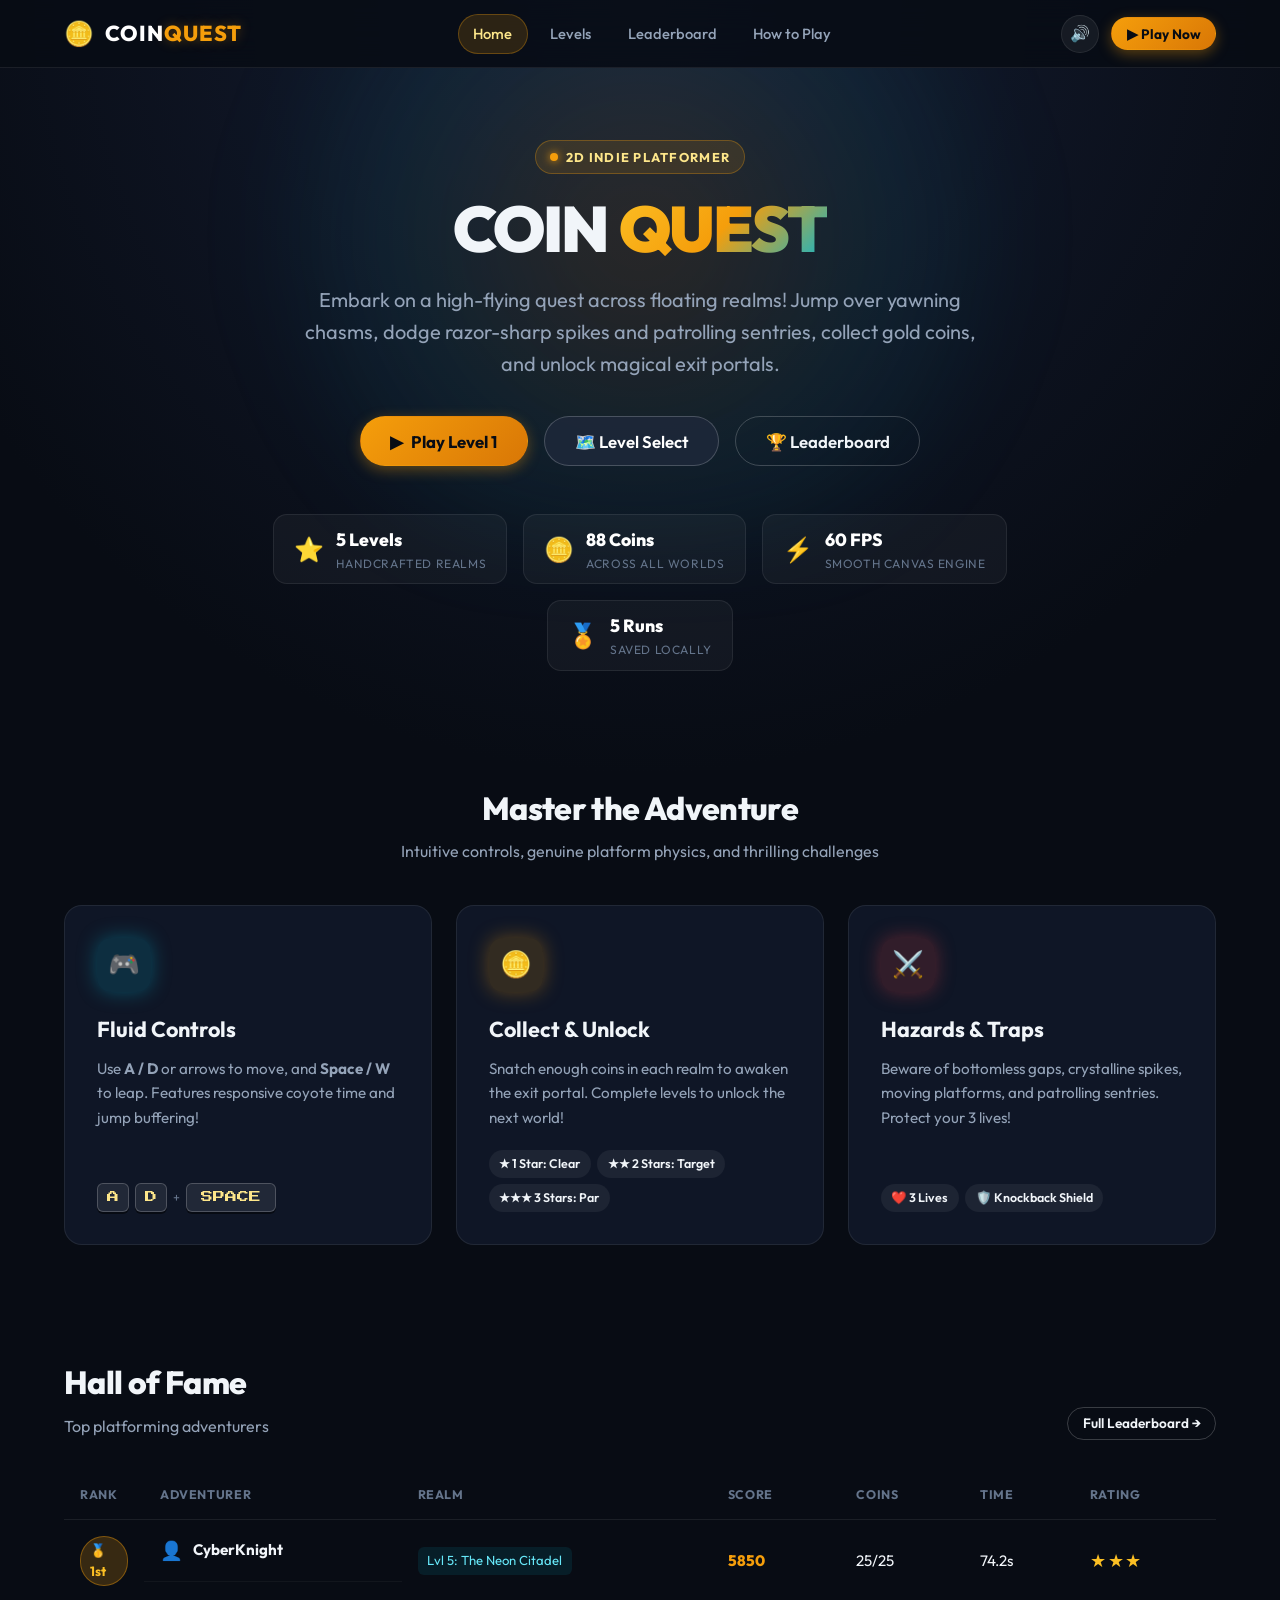
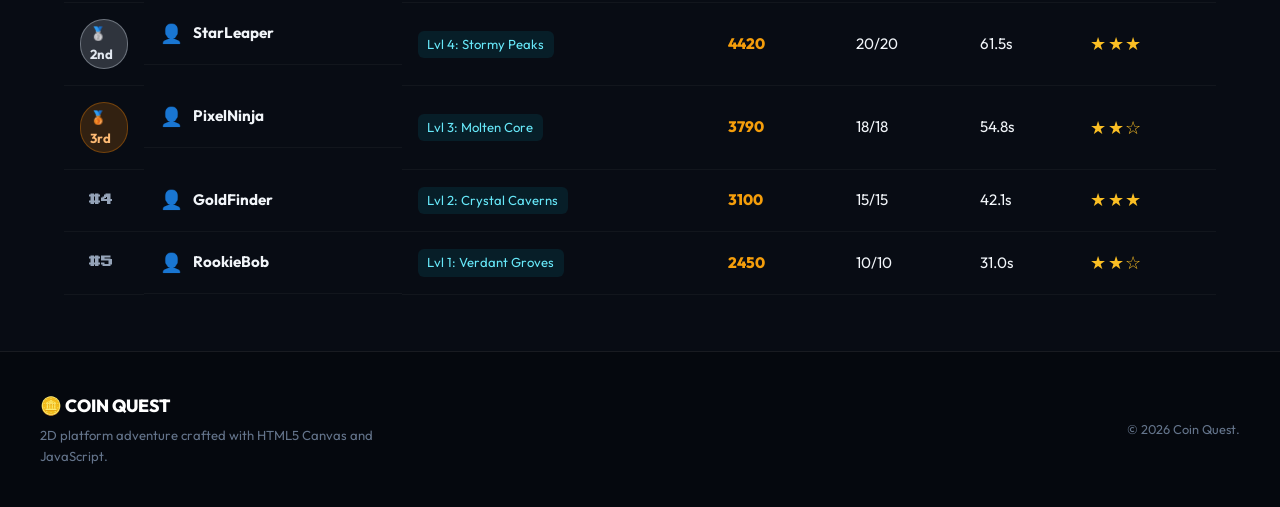
<file: docs/index.html>
<!DOCTYPE html>
<html lang="en">
<head>
  <meta charset="UTF-8">
  <meta name="viewport" content="width=device-width, initial-scale=1.0">
  <title>Coin Quest — 2D Platform Adventure</title>
  <meta name="description" content="Coin Quest is a vibrant 2D platform adventure game. Leap across floating islands, collect golden coins, dodge dangerous traps, and unlock challenging levels!">
  
  <!-- Google Fonts -->
  <link rel="preconnect" href="https://fonts.googleapis.com">
  <link rel="preconnect" href="https://fonts.gstatic.com" crossorigin>
  <link href="https://fonts.googleapis.com/css2?family=Outfit:wght@300;400;500;600;700;800;900&family=Press+Start+2P&display=swap" rel="stylesheet">
  
  <link rel="stylesheet" href="css/style.css">
</head>
<body class="site-body">
  <!-- Navigation Header -->
  <header class="site-header">
    <div class="header-container">
      <a href="#home" class="brand-logo" data-nav="home">
        <span class="coin-icon-spin" aria-hidden="true">🪙</span>
        <span class="brand-text">COIN<span class="brand-accent">QUEST</span></span>
      </a>

      <nav class="site-nav" aria-label="Main Navigation">
        <ul class="nav-list">
          <li>
            <a href="#home" class="nav-link active" data-view="home" data-nav="home">Home</a>
          </li>
          <li>
            <a href="#levels" class="nav-link" data-view="levels" data-nav="levels">Levels</a>
          </li>
          <li>
            <a href="#scores" class="nav-link" data-view="scores" data-nav="scores">Leaderboard</a>
          </li>
          <li>
            <a href="#how-to-play" class="nav-link" data-view="howToPlay" data-nav="howToPlay">How to Play</a>
          </li>
        </ul>
      </nav>

      <div class="header-actions">
        <button id="global-sound-toggle" class="btn-icon" aria-label="Toggle sound" title="Toggle Sound">
          <span class="sound-icon" id="sound-icon-display">🔊</span>
        </button>
        <button class="btn btn-primary btn-sm play-cta-btn" data-nav="play-1">
          ▶ Play Now
        </button>
      </div>
    </div>
  </header>

  <main class="site-main">
    <!-- VIEW: HOME -->
    <section id="view-home">
      <section class="hero-section">
        <div class="hero-backdrop"></div>
        <div class="hero-content">
          <div class="hero-badge">
            <span class="badge-dot"></span> 2D INDIE PLATFORMER
          </div>
          <h1 class="hero-title">
            COIN <span class="text-gradient">QUEST</span>
          </h1>
          <p class="hero-subtitle">
            Embark on a high-flying quest across floating realms! Jump over yawning chasms, dodge razor-sharp spikes and patrolling sentries, collect gold coins, and unlock magical exit portals.
          </p>

          <div class="hero-cta-group">
            <button class="btn btn-primary btn-lg pulse-glow" id="hero-play-btn" data-nav="play-1">
              <span class="btn-icon-prefix">▶</span> Play Level 1
            </button>
            <button class="btn btn-secondary btn-lg" data-nav="levels">
              🗺️ Level Select
            </button>
            <button class="btn btn-outline btn-lg" data-nav="scores">
              🏆 Leaderboard
            </button>
          </div>

          <div class="hero-stats-bar">
            <div class="stat-pill">
              <span class="stat-icon">⭐</span>
              <div class="stat-info">
                <span class="stat-val">5 Levels</span>
                <span class="stat-lbl">Handcrafted Realms</span>
              </div>
            </div>
            <div class="stat-pill">
              <span class="stat-icon">🪙</span>
              <div class="stat-info">
                <span class="stat-val">88 Coins</span>
                <span class="stat-lbl">Across All Worlds</span>
              </div>
            </div>
            <div class="stat-pill">
              <span class="stat-icon">⚡</span>
              <div class="stat-info">
                <span class="stat-val">60 FPS</span>
                <span class="stat-lbl">Smooth Canvas Engine</span>
              </div>
            </div>
            <div class="stat-pill">
              <span class="stat-icon">🏅</span>
              <div class="stat-info">
                <span class="stat-val" id="home-total-runs">5 Runs</span>
                <span class="stat-lbl">Saved Locally</span>
              </div>
            </div>
          </div>
        </div>
      </section>

      <!-- Features Cards -->
      <section class="section-container">
        <div class="section-header text-center">
          <h2 class="section-title">Master the Adventure</h2>
          <p class="section-subtitle">Intuitive controls, genuine platform physics, and thrilling challenges</p>
        </div>

        <div class="cards-grid three-col">
          <div class="feature-card">
            <div class="card-icon-wrapper cyan-glow"><span class="card-icon">🎮</span></div>
            <h3 class="card-title">Fluid Controls</h3>
            <p class="card-text">
              Use <strong>A / D</strong> or arrows to move, and <strong>Space / W</strong> to leap. Features responsive coyote time and jump buffering!
            </p>
            <div class="key-hints">
              <span class="key-cap">A</span>
              <span class="key-cap">D</span>
              <span class="key-sep">+</span>
              <span class="key-cap key-space">SPACE</span>
            </div>
          </div>

          <div class="feature-card">
            <div class="card-icon-wrapper gold-glow"><span class="card-icon">🪙</span></div>
            <h3 class="card-title">Collect & Unlock</h3>
            <p class="card-text">
              Snatch enough coins in each realm to awaken the exit portal. Complete levels to unlock the next world!
            </p>
            <div class="key-hints">
              <span class="star-pill">★ 1 Star: Clear</span>
              <span class="star-pill">★★ 2 Stars: Target</span>
              <span class="star-pill">★★★ 3 Stars: Par</span>
            </div>
          </div>

          <div class="feature-card">
            <div class="card-icon-wrapper red-glow"><span class="card-icon">⚔️</span></div>
            <h3 class="card-title">Hazards & Traps</h3>
            <p class="card-text">
              Beware of bottomless gaps, crystalline spikes, moving platforms, and patrolling sentries. Protect your 3 lives!
            </p>
            <div class="key-hints">
              <span class="heart-pill">❤️ 3 Lives</span>
              <span class="heart-pill">🛡️ Knockback Shield</span>
            </div>
          </div>
        </div>
      </section>

      <!-- Hall of Fame Preview -->
      <section class="section-container">
        <div class="section-header-flex">
          <div>
            <h2 class="section-title">Hall of Fame</h2>
            <p class="section-subtitle">Top platforming adventurers</p>
          </div>
          <button class="btn btn-outline btn-sm" data-nav="scores">Full Leaderboard →</button>
        </div>
        <div class="table-responsive">
          <table class="leaderboard-table">
            <thead>
              <tr>
                <th>Rank</th>
                <th>Adventurer</th>
                <th>Realm</th>
                <th>Score</th>
                <th>Coins</th>
                <th>Time</th>
                <th>Rating</th>
              </tr>
            </thead>
            <tbody id="home-top-scores-tbody"></tbody>
          </table>
        </div>
      </section>
    </section>

    <!-- VIEW: LEVEL SELECT -->
    <section id="view-levels" style="display: none;">
      <div class="page-container">
        <div class="page-header text-center">
          <div class="hero-badge">
            <span class="badge-dot"></span> REALM SELECTOR
          </div>
          <h1 class="page-title">Choose Your <span class="text-gradient">Realm</span></h1>
          <p class="page-subtitle">
            Conquer each world by collecting enough gold coins to unlock its exit portal. Complete a realm to unlock the next!
          </p>

          <div class="progression-pill-wrapper">
            <div class="progression-pill">
              <span>Highest Unlocked: <strong id="levels-highest-text">Level 1 of 5</strong></span>
              <div class="progress-bar-track">
                <div class="progress-bar-fill" id="levels-progress-fill" style="width: 20%;"></div>
              </div>
            </div>
          </div>
        </div>

        <div class="level-cards-grid" id="level-cards-container"></div>

        <div class="reset-section">
          <div class="reset-card glass-panel">
            <div class="reset-info">
              <h4>Want a fresh start?</h4>
              <p>Reset your progression back to Level 1. (Your saved high scores are preserved).</p>
            </div>
            <button class="btn btn-outline btn-sm reset-btn" id="btn-static-reset">
              🔄 Reset to Level 1
            </button>
          </div>
        </div>
      </div>
    </section>

    <!-- VIEW: PLAY -->
    <section id="view-play" style="display: none;">
      <div class="game-view-wrapper">
        <!-- Live HUD Bar -->
        <div class="game-hud" id="game-hud">
          <div class="hud-left">
            <div class="hud-item hud-lives" title="Remaining Lives">
              <span class="hud-label">LIVES</span>
              <div class="hearts-container" id="hud-hearts">
                <span class="heart" id="heart-1">❤️</span>
                <span class="heart" id="heart-2">❤️</span>
                <span class="heart" id="heart-3">❤️</span>
              </div>
            </div>

            <div class="hud-item hud-coins" title="Coins Collected">
              <span class="hud-icon">🪙</span>
              <span class="hud-val" id="hud-coins">0</span>
              <span class="hud-sub">/ <span id="hud-target-coins">8</span></span>
            </div>

            <div class="hud-item hud-score" title="Current Score">
              <span class="hud-label">SCORE</span>
              <span class="hud-val score-highlight" id="hud-score">0</span>
            </div>
          </div>

          <div class="hud-center">
            <div class="hud-level-pill">
              <span class="hud-level-num" id="hud-lvl-num">LVL 1</span>
              <span class="hud-level-title" id="hud-lvl-title">Verdant Groves</span>
            </div>
          </div>

          <div class="hud-right">
            <div class="hud-item hud-timer" title="Elapsed Time">
              <span class="hud-icon">⏱️</span>
              <span class="hud-val" id="hud-timer">00:00</span>
            </div>
            <button id="hud-sound-btn" class="hud-btn" title="Toggle Sound">
              <span id="hud-sound-icon">🔊</span>
            </button>
            <button id="hud-restart-btn" class="hud-btn" title="Restart Level">🔄</button>
            <button id="hud-pause-btn" class="hud-btn" title="Pause Game">⏸️</button>
            <button class="hud-btn" data-nav="levels" title="Level Select">🗺️</button>
          </div>
        </div>

        <!-- Canvas Stage -->
        <div class="canvas-stage-container" id="canvas-stage-container">
          <canvas id="game-canvas" width="960" height="540" tabindex="0"></canvas>

          <div class="objective-banner" id="objective-banner">
            <span class="obj-icon">🎯</span>
            <span class="obj-text">Collect at least <strong>8 coins</strong> to activate the Exit Portal!</span>
          </div>

          <!-- Virtual Touch Controls -->
          <div class="touch-controls-layer" id="touch-controls-layer">
            <div class="touch-group touch-left-group">
              <button class="touch-btn" id="touch-btn-left">◀</button>
              <button class="touch-btn" id="touch-btn-right">▶</button>
            </div>
            <div class="touch-group touch-right-group">
              <button class="touch-btn touch-btn-jump" id="touch-btn-jump">▲ JUMP</button>
            </div>
          </div>
        </div>

        <div class="game-footer-bar">
          <div class="controls-legend">
            <span><kbd>A</kbd> / <kbd>D</kbd> or <kbd>←</kbd> <kbd>→</kbd> Move</span>
            <span><kbd>W</kbd> / <kbd>Space</kbd> or <kbd>↑</kbd> Jump</span>
            <span><kbd>ESC</kbd> or <kbd>P</kbd> Pause</span>
            <span><kbd>R</kbd> Restart</span>
          </div>
        </div>
      </div>
    </section>

    <!-- VIEW: SCORES / LEADERBOARD -->
    <section id="view-scores" style="display: none;">
      <div class="page-container">
        <div class="page-header text-center">
          <div class="hero-badge">
            <span class="badge-dot"></span> HALL OF FAME
          </div>
          <h1 class="page-title">High Score <span class="text-gradient">Leaderboard</span></h1>
          <p class="page-subtitle">Celebrate the swiftest adventurers across all 5 realms!</p>
        </div>

        <div class="scores-toolbar glass-panel">
          <div class="level-tabs">
            <button class="tab-pill active" data-score-tab="all">All Realms</button>
            <button class="tab-pill" data-score-tab="1">Lvl 1</button>
            <button class="tab-pill" data-score-tab="2">Lvl 2</button>
            <button class="tab-pill" data-score-tab="3">Lvl 3</button>
            <button class="tab-pill" data-score-tab="4">Lvl 4</button>
            <button class="tab-pill" data-score-tab="5">Lvl 5</button>
          </div>
        </div>

        <div class="table-card glass-panel">
          <div class="table-responsive" id="leaderboard-table-wrap">
            <table class="leaderboard-table full-table">
              <thead>
                <tr>
                  <th>Rank</th>
                  <th>Adventurer</th>
                  <th>Realm</th>
                  <th>Score</th>
                  <th>Coins</th>
                  <th>Lives</th>
                  <th>Time</th>
                  <th>Rating</th>
                  <th>Date</th>
                </tr>
              </thead>
              <tbody id="leaderboard-tbody"></tbody>
            </table>
          </div>
          <div class="empty-state" id="leaderboard-empty" style="display: none;">
            <span class="empty-icon">🪙</span>
            <h3>No Scores Found</h3>
            <p>Conquer this realm to claim your spot on the leaderboard!</p>
          </div>
        </div>
      </div>
    </section>

    <!-- VIEW: HOW TO PLAY -->
    <section id="view-how-to-play" style="display: none;">
      <div class="page-container">
        <div class="page-header text-center">
          <div class="hero-badge">
            <span class="badge-dot"></span> ADVENTURER'S HANDBOOK
          </div>
          <h1 class="page-title">How to Play <span class="text-gradient">Coin Quest</span></h1>
          <p class="page-subtitle">Everything you need to know about controls, objectives, and hazards!</p>
        </div>

        <div class="guide-grid">
          <div class="guide-card glass-panel">
            <div class="card-icon-wrapper cyan-glow"><span class="card-icon">🎮</span></div>
            <h2>Controls</h2>
            <div class="controls-table">
              <div class="control-row">
                <span class="control-keys"><kbd>A</kbd> / <kbd>D</kbd> or <kbd>←</kbd> <kbd>→</kbd></span>
                <span class="control-action">Move Left / Right</span>
              </div>
              <div class="control-row">
                <span class="control-keys"><kbd>Space</kbd> / <kbd>W</kbd> or <kbd>↑</kbd></span>
                <span class="control-action">Jump (Hold for higher jump)</span>
              </div>
              <div class="control-row">
                <span class="control-keys"><kbd>ESC</kbd> or <kbd>P</kbd></span>
                <span class="control-action">Pause or Resume</span>
              </div>
              <div class="control-row">
                <span class="control-keys"><kbd>R</kbd></span>
                <span class="control-action">Quick Level Restart</span>
              </div>
            </div>
          </div>

          <div class="guide-card glass-panel">
            <div class="card-icon-wrapper gold-glow"><span class="card-icon">🪙</span></div>
            <h2>Core Objectives</h2>
            <ul class="guide-list">
              <li><strong>Collect Gold Coins:</strong> Reach the required target for each realm.</li>
              <li><strong>Awaken the Exit Portal:</strong> The portal activates with swirling golden energy once you collect enough coins!</li>
              <li><strong>Step Into the Portal:</strong> Jump into the active portal to clear the level and unlock the next world!</li>
            </ul>
          </div>
        </div>

        <div class="guide-cta text-center">
          <button class="btn btn-primary btn-lg pulse-glow" data-nav="play-1">
            ▶ Start Quest Now
          </button>
        </div>
      </div>
    </section>
  </main>

  <!-- MODALS -->
  <div class="game-modal-backdrop" id="pause-modal" aria-hidden="true">
    <div class="game-modal-card glass-panel">
      <div class="modal-icon-badge">⏸️</div>
      <h2 class="modal-title">GAME PAUSED</h2>
      <div class="modal-stats-summary">
        <div class="mstat"><span class="mstat-lbl">Coins</span><span class="mstat-val" id="pause-coins">0</span></div>
        <div class="mstat"><span class="mstat-lbl">Time</span><span class="mstat-val" id="pause-time">00:00</span></div>
        <div class="mstat"><span class="mstat-lbl">Score</span><span class="mstat-val" id="pause-score">0</span></div>
      </div>
      <div class="modal-actions-stacked">
        <button class="btn btn-primary btn-lg" id="btn-resume-game">▶ Resume Game</button>
        <button class="btn btn-secondary btn-md" id="btn-pause-restart">🔄 Restart Level</button>
        <button class="btn btn-outline btn-md" data-nav="levels">🗺️ Level Select</button>
      </div>
    </div>
  </div>

  <div class="game-modal-backdrop" id="victory-modal" aria-hidden="true">
    <div class="game-modal-card glass-panel victory-card">
      <div class="celebration-particles">✨ 🏆 ✨</div>
      <h2 class="modal-title text-gradient">REALM CLEARED!</h2>
      <p class="modal-desc" id="victory-realm-name">Level 1</p>
      <div class="victory-stars">
        <span class="star-icon" id="star-1">★</span>
        <span class="star-icon" id="star-2">★</span>
        <span class="star-icon" id="star-3">★</span>
      </div>
      <div class="score-breakdown-card">
        <div class="breakdown-row"><span>🪙 Coins:</span><strong id="victory-coins-summary">0</strong></div>
        <div class="breakdown-row"><span>❤️ Lives:</span><strong id="victory-lives-summary">3</strong></div>
        <div class="breakdown-row"><span>⏱️ Time:</span><strong id="victory-time-summary">0.0s</strong></div>
        <div class="breakdown-divider"></div>
        <div class="breakdown-row final-score-row"><span>TOTAL SCORE:</span><strong class="total-score-val" id="victory-final-score">0</strong></div>
      </div>
      <div class="submit-score-section">
        <label for="player-name-input" class="input-label">Adventurer Name:</label>
        <div class="input-with-button">
          <input type="text" id="player-name-input" maxlength="25" value="Adventurer" class="form-input">
          <button class="btn btn-primary" id="btn-save-score">Save Record</button>
        </div>
        <div class="submit-status-msg" id="submit-status-msg"></div>
      </div>
      <div class="modal-actions-stacked">
        <button class="btn btn-primary btn-lg pulse-glow" id="btn-next-level">Next Level →</button>
        <div class="button-row">
          <button class="btn btn-secondary btn-md" id="btn-victory-replay">🔄 Replay</button>
          <button class="btn btn-outline btn-md" data-nav="levels">🗺️ Levels</button>
        </div>
      </div>
    </div>
  </div>

  <div class="game-modal-backdrop" id="gameover-modal" aria-hidden="true">
    <div class="game-modal-card glass-panel gameover-card">
      <div class="modal-icon-badge red-badge">💀</div>
      <h2 class="modal-title red-text">QUEST FAILED!</h2>
      <p class="modal-desc">You ran out of lives. Give it another shot!</p>
      <div class="modal-stats-summary">
        <div class="mstat"><span class="mstat-lbl">Coins</span><span class="mstat-val" id="gameover-coins">0</span></div>
        <div class="mstat"><span class="mstat-lbl">Time</span><span class="mstat-val" id="gameover-time">00:00</span></div>
        <div class="mstat"><span class="mstat-lbl">Score</span><span class="mstat-val" id="gameover-score">0</span></div>
      </div>
      <div class="modal-actions-stacked">
        <button class="btn btn-danger btn-lg pulse-glow" id="btn-gameover-retry">🔄 Try Again</button>
        <button class="btn btn-secondary btn-md" data-nav="levels">🗺️ Level Select</button>
      </div>
    </div>
  </div>

  <footer class="site-footer">
    <div class="footer-container">
      <div class="footer-info">
        <div class="footer-logo">🪙 COIN QUEST</div>
        <p class="footer-desc">2D platform adventure crafted with HTML5 Canvas and JavaScript.</p>
      </div>
      <div class="footer-copy">&copy; 2026 Coin Quest.</div>
    </div>
  </footer>

  <script src="js/sound.js"></script>
  <script src="js/levels.js"></script>
  <script src="js/game.js"></script>
  <script src="js/static_ui.js"></script>
</body>
</html>
</file>
<file: docs/css/style.css>
/* ==========================================================================
   COIN QUEST — Main Design System & Stylesheet
   Modern Indie-Game Aesthetic with Glassmorphism and Micro-Animations
   ========================================================================== */

:root {
  /* Color Palette */
  --bg-dark: #080c14;
  --bg-gradient: radial-gradient(circle at 50% 0%, #151d33 0%, #080c14 70%);
  --surface-card: rgba(18, 26, 45, 0.75);
  --surface-card-hover: rgba(25, 36, 62, 0.9);
  --surface-glass: rgba(15, 23, 42, 0.82);
  --border-subtle: rgba(255, 255, 255, 0.08);
  --border-bright: rgba(255, 255, 255, 0.2);
  --border-gold: rgba(245, 158, 11, 0.4);

  /* Brand Accents */
  --gold: #f59e0b;
  --gold-glow: rgba(245, 158, 11, 0.35);
  --gold-light: #fde68a;
  --cyan: #06b6d4;
  --cyan-glow: rgba(6, 182, 212, 0.35);
  --purple: #8b5cf6;
  --purple-glow: rgba(139, 92, 246, 0.35);
  --emerald: #10b981;
  --emerald-glow: rgba(16, 185, 129, 0.35);
  --ruby: #ef4444;
  --ruby-glow: rgba(239, 68, 68, 0.35);

  /* Text Colors */
  --text-main: #f1f5f9;
  --text-muted: #94a3b8;
  --text-dim: #64748b;

  /* Typography */
  --font-sans: 'Outfit', -apple-system, BlinkMacSystemFont, 'Segoe UI', Roboto, sans-serif;
  --font-arcade: 'Press Start 2P', monospace;

  /* Elevation & Shadows */
  --shadow-sm: 0 2px 8px rgba(0, 0, 0, 0.3);
  --shadow-md: 0 8px 24px rgba(0, 0, 0, 0.45);
  --shadow-lg: 0 16px 40px rgba(0, 0, 0, 0.6);
  --shadow-gold: 0 0 25px var(--gold-glow);
  --shadow-cyan: 0 0 25px var(--cyan-glow);

  /* Transitions */
  --transition-fast: 0.15s ease;
  --transition-normal: 0.25s cubic-bezier(0.16, 1, 0.3, 1);
  --transition-smooth: 0.4s cubic-bezier(0.16, 1, 0.3, 1);
}

/* Base Resets */
*, *::before, *::after {
  box-sizing: border-box;
  margin: 0;
  padding: 0;
}

html {
  font-size: 16px;
  scroll-behavior: smooth;
  height: 100%;
}

body.site-body {
  font-family: var(--font-sans);
  background-color: var(--bg-dark);
  background-image: var(--bg-gradient);
  background-attachment: fixed;
  color: var(--text-main);
  min-height: 100%;
  display: flex;
  flex-direction: column;
  line-height: 1.6;
  overflow-x: hidden;
  -webkit-font-smoothing: antialiased;
}

/* Keyboard Focus Accessibility */
*:focus-visible {
  outline: 2px solid var(--gold);
  outline-offset: 3px;
  border-radius: 4px;
}

a {
  color: inherit;
  text-decoration: none;
  transition: color var(--transition-fast);
}

/* ==========================================================================
   Header & Navigation
   ========================================================================== */

.site-header {
  position: sticky;
  top: 0;
  z-index: 100;
  background: rgba(8, 12, 20, 0.85);
  backdrop-filter: blur(16px);
  -webkit-backdrop-filter: blur(16px);
  border-bottom: 1px solid var(--border-subtle);
}

.header-container {
  max-width: 1200px;
  margin: 0 auto;
  padding: 0.85rem 1.5rem;
  display: flex;
  align-items: center;
  justify-content: space-between;
  gap: 1.5rem;
}

.brand-logo {
  display: flex;
  align-items: center;
  gap: 0.6rem;
  font-weight: 800;
  font-size: 1.35rem;
  letter-spacing: 0.05em;
  color: #ffffff;
  user-select: none;
}

.coin-icon-spin {
  display: inline-block;
  font-size: 1.5rem;
  animation: coin-spin 6s linear infinite;
}

@keyframes coin-spin {
  0% { transform: rotateY(0deg); }
  50% { transform: rotateY(180deg); }
  100% { transform: rotateY(360deg); }
}

.brand-accent {
  color: var(--gold);
  text-shadow: 0 0 12px var(--gold-glow);
}

.site-nav .nav-list {
  display: flex;
  list-style: none;
  gap: 0.5rem;
  align-items: center;
}

.nav-link {
  display: inline-flex;
  align-items: center;
  padding: 0.45rem 0.9rem;
  font-size: 0.92rem;
  font-weight: 500;
  color: var(--text-muted);
  border-radius: 9999px;
  transition: all var(--transition-fast);
}

.nav-link:hover {
  color: #ffffff;
  background: rgba(255, 255, 255, 0.06);
}

.nav-link.active {
  color: var(--gold-light);
  background: rgba(245, 158, 11, 0.15);
  border: 1px solid rgba(245, 158, 11, 0.3);
}

.header-actions {
  display: flex;
  align-items: center;
  gap: 0.75rem;
}

.btn-icon {
  background: rgba(255, 255, 255, 0.06);
  border: 1px solid var(--border-subtle);
  color: var(--text-main);
  width: 38px;
  height: 38px;
  border-radius: 50%;
  display: inline-flex;
  align-items: center;
  justify-content: center;
  cursor: pointer;
  transition: all var(--transition-fast);
  font-size: 1rem;
}

.btn-icon:hover {
  background: rgba(255, 255, 255, 0.12);
  border-color: var(--border-bright);
  transform: scale(1.05);
}

/* ==========================================================================
   Buttons & Interactive Elements
   ========================================================================== */

.btn {
  display: inline-flex;
  align-items: center;
  justify-content: center;
  gap: 0.5rem;
  font-family: var(--font-sans);
  font-weight: 600;
  border-radius: 9999px;
  padding: 0.65rem 1.4rem;
  font-size: 0.95rem;
  cursor: pointer;
  border: 1px solid transparent;
  transition: all var(--transition-normal);
  text-align: center;
  user-select: none;
  white-space: nowrap;
}

.btn-sm {
  padding: 0.4rem 0.9rem;
  font-size: 0.85rem;
}

.btn-xs {
  padding: 0.25rem 0.65rem;
  font-size: 0.78rem;
}

.btn-md {
  padding: 0.6rem 1.25rem;
  font-size: 0.92rem;
}

.btn-lg {
  padding: 0.85rem 1.85rem;
  font-size: 1.05rem;
}

.btn-block {
  display: flex;
  width: 100%;
}

.btn-primary {
  background: linear-gradient(135deg, #f59e0b 0%, #d97706 100%);
  color: #080c14;
  box-shadow: 0 4px 14px rgba(245, 158, 11, 0.35);
  font-weight: 700;
}

.btn-primary:hover {
  background: linear-gradient(135deg, #fbbf24 0%, #f59e0b 100%);
  transform: translateY(-2px);
  box-shadow: 0 6px 20px rgba(245, 158, 11, 0.5);
  color: #080c14;
}

.btn-secondary {
  background: rgba(30, 41, 59, 0.8);
  color: #ffffff;
  border: 1px solid var(--border-bright);
}

.btn-secondary:hover {
  background: rgba(51, 65, 85, 0.9);
  transform: translateY(-2px);
}

.btn-outline {
  background: transparent;
  color: var(--text-main);
  border: 1px solid var(--border-bright);
}

.btn-outline:hover {
  background: rgba(255, 255, 255, 0.08);
  border-color: #ffffff;
  transform: translateY(-2px);
}

.btn-danger {
  background: linear-gradient(135deg, #ef4444 0%, #b91c1c 100%);
  color: #ffffff;
  box-shadow: 0 4px 14px rgba(239, 68, 68, 0.4);
}

.btn-danger:hover {
  background: linear-gradient(135deg, #f87171 0%, #ef4444 100%);
  transform: translateY(-2px);
}

.btn-disabled, .btn[disabled] {
  background: rgba(255, 255, 255, 0.05);
  color: var(--text-dim);
  border: 1px solid rgba(255, 255, 255, 0.05);
  cursor: not-allowed;
  transform: none !important;
  box-shadow: none !important;
}

.pulse-glow {
  animation: pulse-glow-anim 2.5s infinite;
}

@keyframes pulse-glow-anim {
  0%, 100% {
    box-shadow: 0 4px 14px rgba(245, 158, 11, 0.35);
  }
  50% {
    box-shadow: 0 0 25px rgba(245, 158, 11, 0.7);
  }
}

/* ==========================================================================
   Alert Messages
   ========================================================================== */

.messages-container {
  max-width: 900px;
  margin: 1rem auto 0;
  padding: 0 1.5rem;
}

.alert-toast {
  display: flex;
  align-items: center;
  gap: 0.75rem;
  padding: 0.75rem 1.25rem;
  border-radius: 12px;
  margin-bottom: 0.75rem;
  font-size: 0.92rem;
  border: 1px solid transparent;
  animation: slide-down 0.3s ease-out;
}

@keyframes slide-down {
  from { opacity: 0; transform: translateY(-10px); }
  to { opacity: 1; transform: translateY(0); }
}

.alert-warning {
  background: rgba(245, 158, 11, 0.15);
  border-color: rgba(245, 158, 11, 0.4);
  color: #fef08a;
}

.alert-error {
  background: rgba(239, 68, 68, 0.15);
  border-color: rgba(239, 68, 68, 0.4);
  color: #fecaca;
}

.alert-info, .alert-success {
  background: rgba(6, 182, 212, 0.15);
  border-color: rgba(6, 182, 212, 0.4);
  color: #cffafe;
}

/* ==========================================================================
   Main Layout & Sections
   ========================================================================== */

.site-main {
  flex: 1;
}

.section-container {
  max-width: 1200px;
  margin: 0 auto;
  padding: 3.5rem 1.5rem;
}

.page-container {
  max-width: 1200px;
  margin: 0 auto;
  padding: 2.5rem 1.5rem 4rem;
}

.page-header {
  margin-bottom: 2.5rem;
}

.page-title {
  font-size: 2.6rem;
  font-weight: 800;
  letter-spacing: -0.02em;
  margin: 0.5rem 0;
}

.page-subtitle {
  color: var(--text-muted);
  font-size: 1.1rem;
  max-width: 650px;
  margin: 0 auto;
}

.text-center { text-align: center; }

.text-gradient {
  background: linear-gradient(135deg, #fbbf24 0%, #f59e0b 50%, #06b6d4 100%);
  -webkit-background-clip: text;
  -webkit-text-fill-color: transparent;
}

.glass-panel {
  background: var(--surface-card);
  backdrop-filter: blur(14px);
  -webkit-backdrop-filter: blur(14px);
  border: 1px solid var(--border-subtle);
  border-radius: 20px;
  box-shadow: var(--shadow-md);
}

/* ==========================================================================
   Hero Section (Home Page)
   ========================================================================== */

.hero-section {
  position: relative;
  padding: 4.5rem 1.5rem 3.5rem;
  display: flex;
  align-items: center;
  justify-content: center;
  text-align: center;
  overflow: hidden;
}

.hero-backdrop {
  position: absolute;
  top: -20%;
  left: 50%;
  transform: translateX(-50%);
  width: 900px;
  height: 600px;
  background: radial-gradient(circle, rgba(245, 158, 11, 0.12) 0%, rgba(6, 182, 212, 0.08) 50%, transparent 70%);
  filter: blur(50px);
  pointer-events: none;
  z-index: 0;
}

.hero-content {
  position: relative;
  z-index: 1;
  max-width: 840px;
  margin: 0 auto;
}

.hero-badge {
  display: inline-flex;
  align-items: center;
  gap: 0.5rem;
  padding: 0.35rem 0.85rem;
  background: rgba(245, 158, 11, 0.12);
  border: 1px solid rgba(245, 158, 11, 0.3);
  border-radius: 9999px;
  font-size: 0.8rem;
  font-weight: 700;
  letter-spacing: 0.1em;
  color: var(--gold-light);
  margin-bottom: 1.25rem;
}

.badge-dot {
  width: 8px;
  height: 8px;
  background: var(--gold);
  border-radius: 50%;
  box-shadow: 0 0 8px var(--gold);
}

.hero-title {
  font-size: 4rem;
  font-weight: 900;
  letter-spacing: -0.03em;
  line-height: 1.1;
  margin-bottom: 1.25rem;
}

.hero-subtitle {
  font-size: 1.25rem;
  color: var(--text-muted);
  max-width: 680px;
  margin: 0 auto 2.25rem;
  line-height: 1.6;
}

.hero-cta-group {
  display: flex;
  align-items: center;
  justify-content: center;
  gap: 1rem;
  flex-wrap: wrap;
  margin-bottom: 3rem;
}

.hero-stats-bar {
  display: flex;
  align-items: center;
  justify-content: center;
  gap: 1rem;
  flex-wrap: wrap;
}

.stat-pill {
  display: flex;
  align-items: center;
  gap: 0.75rem;
  padding: 0.65rem 1.25rem;
  background: rgba(255, 255, 255, 0.04);
  border: 1px solid var(--border-subtle);
  border-radius: 14px;
}

.stat-icon {
  font-size: 1.5rem;
}

.stat-info {
  display: flex;
  flex-direction: column;
  text-align: left;
}

.stat-val {
  font-size: 1.1rem;
  font-weight: 800;
  color: #ffffff;
}

.stat-lbl {
  font-size: 0.75rem;
  color: var(--text-dim);
  text-transform: uppercase;
  letter-spacing: 0.05em;
}

/* ==========================================================================
   Feature Cards & Grids
   ========================================================================== */

.section-header {
  margin-bottom: 2.5rem;
}

.section-header-flex {
  display: flex;
  align-items: flex-end;
  justify-content: space-between;
  margin-bottom: 2rem;
  gap: 1rem;
  flex-wrap: wrap;
}

.section-title {
  font-size: 2rem;
  font-weight: 800;
  letter-spacing: -0.02em;
}

.section-subtitle {
  color: var(--text-muted);
  font-size: 1rem;
  margin-top: 0.35rem;
}

.cards-grid {
  display: grid;
  gap: 1.5rem;
}

.three-col {
  grid-template-columns: repeat(auto-fit, minmax(280px, 1fr));
}

.feature-card {
  background: var(--surface-card);
  border: 1px solid var(--border-subtle);
  border-radius: 18px;
  padding: 2rem;
  transition: all var(--transition-normal);
  display: flex;
  flex-direction: column;
}

.feature-card:hover {
  transform: translateY(-4px);
  background: var(--surface-card-hover);
  border-color: var(--border-bright);
  box-shadow: var(--shadow-md);
}

.card-icon-wrapper {
  width: 54px;
  height: 54px;
  border-radius: 14px;
  display: flex;
  align-items: center;
  justify-content: center;
  font-size: 1.6rem;
  margin-bottom: 1.25rem;
}

.gold-glow { background: rgba(245, 158, 11, 0.15); box-shadow: 0 0 20px var(--gold-glow); }
.cyan-glow { background: rgba(6, 182, 212, 0.15); box-shadow: 0 0 20px var(--cyan-glow); }
.purple-glow { background: rgba(139, 92, 246, 0.15); box-shadow: 0 0 20px var(--purple-glow); }
.red-glow { background: rgba(239, 68, 68, 0.15); box-shadow: 0 0 20px var(--ruby-glow); }

.card-title {
  font-size: 1.35rem;
  font-weight: 700;
  margin-bottom: 0.65rem;
}

.card-text {
  color: var(--text-muted);
  font-size: 0.95rem;
  line-height: 1.6;
  flex: 1;
  margin-bottom: 1.25rem;
}

.key-hints {
  display: flex;
  align-items: center;
  gap: 0.4rem;
  flex-wrap: wrap;
}

.key-cap {
  display: inline-block;
  padding: 0.25rem 0.55rem;
  background: rgba(255, 255, 255, 0.08);
  border: 1px solid var(--border-bright);
  border-radius: 6px;
  font-family: var(--font-arcade);
  font-size: 0.75rem;
  color: var(--gold-light);
  box-shadow: 0 2px 0 rgba(0, 0, 0, 0.5);
}

.key-space {
  padding: 0.25rem 0.85rem;
}

.key-sep {
  color: var(--text-dim);
  font-size: 0.8rem;
}

.star-pill, .heart-pill {
  font-size: 0.78rem;
  font-weight: 600;
  padding: 0.25rem 0.65rem;
  border-radius: 9999px;
  background: rgba(255, 255, 255, 0.06);
  color: var(--text-main);
}

/* ==========================================================================
   Level Preview Mini-Cards
   ========================================================================== */

.levels-preview-grid {
  display: grid;
  grid-template-columns: repeat(auto-fit, minmax(220px, 1fr));
  gap: 1.25rem;
}

.level-mini-card {
  background: var(--surface-card);
  border: 1px solid var(--border-subtle);
  border-radius: 16px;
  padding: 1.25rem;
  display: flex;
  flex-direction: column;
  transition: all var(--transition-normal);
}

.level-mini-card.unlocked:hover {
  transform: translateY(-3px);
  border-color: var(--border-gold);
  box-shadow: 0 8px 25px rgba(245, 158, 11, 0.15);
}

.level-mini-card.locked {
  opacity: 0.6;
  filter: grayscale(0.5);
}

.mini-card-header {
  display: flex;
  align-items: center;
  justify-content: space-between;
  margin-bottom: 0.75rem;
}

.mini-lvl-badge {
  font-family: var(--font-arcade);
  font-size: 0.68rem;
  color: var(--gold);
}

.mini-diff-badge {
  font-size: 0.72rem;
  font-weight: 700;
  padding: 0.15rem 0.5rem;
  border-radius: 9999px;
  text-transform: uppercase;
}

.diff-tutorial { background: rgba(16, 185, 129, 0.2); color: #6ee7b7; }
.diff-easy { background: rgba(6, 182, 212, 0.2); color: #67e8f9; }
.diff-medium { background: rgba(245, 158, 11, 0.2); color: #fde047; }
.diff-hard { background: rgba(239, 68, 68, 0.2); color: #fca5a5; }
.diff-expert { background: rgba(139, 92, 246, 0.2); color: #d8b4fe; }

.mini-card-title {
  font-size: 1.15rem;
  font-weight: 700;
  margin-bottom: 0.25rem;
}

.mini-card-desc {
  font-size: 0.85rem;
  color: var(--text-muted);
  flex: 1;
  margin-bottom: 1rem;
}

.mini-card-footer {
  display: flex;
  align-items: center;
  justify-content: space-between;
  padding-top: 0.75rem;
  border-top: 1px solid var(--border-subtle);
  font-size: 0.85rem;
}

.locked-icon {
  color: var(--text-dim);
  font-size: 0.8rem;
}

/* ==========================================================================
   Level Select Grid (Levels Page)
   ========================================================================== */

.progression-pill-wrapper {
  margin-top: 1.5rem;
  display: flex;
  justify-content: center;
}

.progression-pill {
  background: rgba(255, 255, 255, 0.05);
  border: 1px solid var(--border-subtle);
  border-radius: 9999px;
  padding: 0.6rem 1.4rem;
  display: flex;
  align-items: center;
  gap: 1.25rem;
  font-size: 0.95rem;
}

.progress-bar-track {
  width: 140px;
  height: 8px;
  background: rgba(255, 255, 255, 0.1);
  border-radius: 9999px;
  overflow: hidden;
}

.progress-bar-fill {
  height: 100%;
  background: linear-gradient(90deg, #f59e0b, #10b981);
  border-radius: 9999px;
  transition: width 0.5s ease;
}

.level-cards-grid {
  display: grid;
  grid-template-columns: repeat(auto-fit, minmax(320px, 1fr));
  gap: 1.75rem;
  margin-bottom: 3.5rem;
}

.level-card {
  background: var(--surface-card);
  border: 1px solid var(--border-subtle);
  border-radius: 20px;
  overflow: hidden;
  display: flex;
  flex-direction: column;
  transition: all var(--transition-normal);
}

.level-card.card-unlocked:hover {
  transform: translateY(-4px);
  border-color: var(--border-gold);
  box-shadow: 0 12px 30px rgba(245, 158, 11, 0.2);
}

.level-card.card-locked {
  opacity: 0.5;
  filter: grayscale(0.7);
}

.card-status-strip {
  display: flex;
  align-items: center;
  justify-content: space-between;
  padding: 1rem 1.5rem;
  background: rgba(0, 0, 0, 0.25);
  border-bottom: 1px solid var(--border-subtle);
}

.card-lvl-num {
  font-family: var(--font-arcade);
  font-size: 0.72rem;
  color: var(--gold);
}

.status-badge {
  font-size: 0.75rem;
  font-weight: 600;
  padding: 0.2rem 0.6rem;
  border-radius: 9999px;
}

.unlocked-badge {
  background: rgba(16, 185, 129, 0.15);
  color: #6ee7b7;
}

.locked-badge {
  background: rgba(255, 255, 255, 0.08);
  color: var(--text-dim);
}

.card-main-content {
  padding: 1.5rem;
  flex: 1;
}

.card-realm-name {
  font-size: 1.5rem;
  font-weight: 800;
  margin-bottom: 0.2rem;
}

.card-realm-subtitle {
  font-size: 0.95rem;
  font-weight: 500;
  color: var(--cyan);
  margin-bottom: 0.85rem;
}

.card-realm-desc {
  font-size: 0.9rem;
  color: var(--text-muted);
  line-height: 1.6;
  margin-bottom: 1.5rem;
}

.realm-specs-grid {
  display: grid;
  grid-template-columns: 1fr 1fr;
  gap: 0.75rem;
  padding: 0.85rem 1rem;
  background: rgba(0, 0, 0, 0.2);
  border-radius: 12px;
  margin-bottom: 1.25rem;
}

.spec-label {
  display: block;
  font-size: 0.75rem;
  color: var(--text-dim);
  text-transform: uppercase;
}

.spec-value {
  display: block;
  font-size: 0.95rem;
  font-weight: 700;
  color: var(--text-main);
  margin-top: 0.2rem;
}

.best-score-banner {
  display: flex;
  align-items: center;
  justify-content: space-between;
  padding: 0.75rem 1rem;
  background: rgba(245, 158, 11, 0.08);
  border: 1px solid rgba(245, 158, 11, 0.2);
  border-radius: 12px;
  margin-top: 0.5rem;
}

.stars-gold {
  color: #fbbf24;
  font-size: 1.1rem;
  letter-spacing: 0.1em;
}

.best-score-details {
  text-align: right;
}

.best-label {
  display: block;
  font-size: 0.72rem;
  color: var(--text-muted);
}

.best-val {
  font-size: 1rem;
  font-weight: 800;
  color: var(--gold-light);
}

.card-footer-action {
  padding: 1.25rem 1.5rem;
  border-top: 1px solid var(--border-subtle);
  background: rgba(0, 0, 0, 0.15);
}

/* Reset Session Card */
.reset-section {
  max-width: 650px;
  margin: 0 auto;
}

.reset-card {
  padding: 1.5rem 2rem;
  display: flex;
  align-items: center;
  justify-content: space-between;
  gap: 1.5rem;
  flex-wrap: wrap;
}

.reset-info h4 {
  font-size: 1.1rem;
  margin-bottom: 0.25rem;
}

.reset-info p {
  color: var(--text-muted);
  font-size: 0.88rem;
}

/* ==========================================================================
   Play View & Canvas Game Stage
   ========================================================================== */

.game-view-wrapper {
  max-width: 1040px;
  margin: 1rem auto 2.5rem;
  padding: 0 1rem;
  display: flex;
  flex-direction: column;
  gap: 0.85rem;
}

/* Live HUD Bar */
.game-hud {
  display: flex;
  align-items: center;
  justify-content: space-between;
  background: rgba(15, 23, 42, 0.9);
  backdrop-filter: blur(16px);
  -webkit-backdrop-filter: blur(16px);
  border: 1px solid var(--border-subtle);
  border-radius: 16px;
  padding: 0.65rem 1.25rem;
  box-shadow: var(--shadow-sm);
  gap: 1rem;
  flex-wrap: wrap;
}

.hud-left, .hud-right {
  display: flex;
  align-items: center;
  gap: 0.85rem;
}

.hud-item {
  display: flex;
  align-items: center;
  gap: 0.45rem;
  background: rgba(255, 255, 255, 0.04);
  border: 1px solid var(--border-subtle);
  border-radius: 10px;
  padding: 0.35rem 0.75rem;
}

.hud-label {
  font-size: 0.68rem;
  font-weight: 700;
  letter-spacing: 0.05em;
  color: var(--text-dim);
}

.hud-val {
  font-size: 1.05rem;
  font-weight: 800;
  color: #ffffff;
}

.score-highlight {
  color: var(--gold);
}

.hud-sub {
  font-size: 0.85rem;
  color: var(--text-muted);
}

.hearts-container {
  display: flex;
  gap: 0.2rem;
  font-size: 1rem;
}

.heart {
  transition: transform 0.2s cubic-bezier(0.175, 0.885, 0.32, 1.275), opacity 0.2s;
}

.heart.lost {
  opacity: 0.25;
  filter: grayscale(1);
  transform: scale(0.8);
}

.hud-center {
  display: flex;
  align-items: center;
}

.hud-level-pill {
  display: flex;
  align-items: center;
  gap: 0.6rem;
  background: rgba(6, 182, 212, 0.12);
  border: 1px solid rgba(6, 182, 212, 0.3);
  padding: 0.35rem 0.9rem;
  border-radius: 9999px;
}

.hud-level-num {
  font-family: var(--font-arcade);
  font-size: 0.65rem;
  color: var(--cyan);
}

.hud-level-title {
  font-size: 0.92rem;
  font-weight: 700;
  color: #ffffff;
}

.hud-btn {
  background: rgba(255, 255, 255, 0.05);
  border: 1px solid var(--border-subtle);
  color: var(--text-main);
  padding: 0.4rem 0.65rem;
  border-radius: 10px;
  font-size: 0.9rem;
  cursor: pointer;
  display: inline-flex;
  align-items: center;
  justify-content: center;
  transition: all var(--transition-fast);
}

.hud-btn:hover {
  background: rgba(255, 255, 255, 0.12);
  border-color: var(--border-bright);
  transform: scale(1.05);
}

/* Canvas Stage */
.canvas-stage-container {
  position: relative;
  width: 100%;
  aspect-ratio: 16 / 9;
  background: #030712;
  border-radius: 20px;
  overflow: hidden;
  border: 1px solid var(--border-bright);
  box-shadow: 0 0 30px rgba(6, 182, 212, 0.15), 0 20px 40px rgba(0, 0, 0, 0.7);
  display: flex;
  align-items: center;
  justify-content: center;
}

#game-canvas {
  width: 100%;
  height: 100%;
  display: block;
  outline: none;
  cursor: crosshair;
}

/* Banner Alert over Canvas */
.objective-banner {
  position: absolute;
  top: 1.25rem;
  left: 50%;
  transform: translateX(-50%);
  background: rgba(15, 23, 42, 0.9);
  backdrop-filter: blur(12px);
  border: 1px solid var(--border-gold);
  border-radius: 9999px;
  padding: 0.5rem 1.25rem;
  display: flex;
  align-items: center;
  gap: 0.6rem;
  font-size: 0.88rem;
  box-shadow: 0 8px 25px rgba(0, 0, 0, 0.5);
  pointer-events: none;
  transition: opacity 0.5s ease, transform 0.5s ease;
  z-index: 10;
}

.objective-banner.fade-out {
  opacity: 0;
  transform: translate(-50%, -15px);
}

/* Virtual Touch Controls Layer */
.touch-controls-layer {
  position: absolute;
  bottom: 1rem;
  left: 1rem;
  right: 1rem;
  display: none; /* activated on touch devices or smaller screens */
  justify-content: space-between;
  align-items: flex-end;
  pointer-events: none;
  z-index: 20;
}

.touch-group {
  display: flex;
  gap: 0.75rem;
  pointer-events: auto;
}

.touch-btn {
  background: rgba(15, 23, 42, 0.75);
  backdrop-filter: blur(8px);
  border: 2px solid rgba(255, 255, 255, 0.25);
  color: #ffffff;
  border-radius: 50%;
  width: 58px;
  height: 58px;
  font-size: 1.25rem;
  display: flex;
  align-items: center;
  justify-content: center;
  cursor: pointer;
  user-select: none;
  touch-action: manipulation;
  transition: background 0.1s, transform 0.1s;
}

.touch-btn:active {
  background: rgba(245, 158, 11, 0.5);
  border-color: var(--gold);
  transform: scale(0.92);
}

.touch-btn-jump {
  border-radius: 9999px;
  width: 100px;
  height: 58px;
  font-size: 0.95rem;
  font-weight: 800;
  background: rgba(245, 158, 11, 0.3);
  border-color: var(--gold);
  color: var(--gold-light);
}

/* Footer Info Bar */
.game-footer-bar {
  display: flex;
  align-items: center;
  justify-content: space-between;
  padding: 0.65rem 1rem;
  background: rgba(255, 255, 255, 0.03);
  border-radius: 12px;
  border: 1px solid var(--border-subtle);
  font-size: 0.85rem;
  color: var(--text-muted);
  flex-wrap: wrap;
  gap: 0.75rem;
}

.controls-legend {
  display: flex;
  gap: 1rem;
  flex-wrap: wrap;
}

.controls-legend kbd {
  background: rgba(255, 255, 255, 0.08);
  border: 1px solid var(--border-bright);
  padding: 0.15rem 0.4rem;
  border-radius: 4px;
  color: var(--text-main);
  font-size: 0.75rem;
  font-family: inherit;
}

.level-meta-hint {
  display: flex;
  gap: 1rem;
}

/* ==========================================================================
   Modals & Overlays (Pause, Victory, Game Over)
   ========================================================================== */

.game-modal-backdrop {
  position: fixed;
  inset: 0;
  background: rgba(4, 7, 14, 0.85);
  backdrop-filter: blur(12px);
  -webkit-backdrop-filter: blur(12px);
  display: flex;
  align-items: center;
  justify-content: center;
  z-index: 1000;
  padding: 1.5rem;
  opacity: 0;
  visibility: hidden;
  transition: opacity 0.25s ease, visibility 0.25s;
}

.game-modal-backdrop.active {
  opacity: 1;
  visibility: visible;
}

.game-modal-card {
  max-width: 480px;
  width: 100%;
  padding: 2.25rem;
  text-align: center;
  transform: scale(0.92);
  transition: transform 0.3s cubic-bezier(0.16, 1, 0.3, 1);
  box-shadow: var(--shadow-lg);
  border: 1px solid var(--border-bright);
}

.game-modal-backdrop.active .game-modal-card {
  transform: scale(1);
}

.modal-icon-badge {
  width: 60px;
  height: 60px;
  margin: 0 auto 1.25rem;
  background: rgba(255, 255, 255, 0.08);
  border: 1px solid var(--border-bright);
  border-radius: 50%;
  display: flex;
  align-items: center;
  justify-content: center;
  font-size: 1.8rem;
}

.red-badge {
  background: rgba(239, 68, 68, 0.15);
  border-color: rgba(239, 68, 68, 0.4);
}

.modal-title {
  font-size: 2rem;
  font-weight: 800;
  letter-spacing: -0.02em;
  margin-bottom: 0.4rem;
}

.red-text { color: #f87171; }

.modal-desc {
  color: var(--text-muted);
  font-size: 0.95rem;
  margin-bottom: 1.75rem;
}

.modal-stats-summary {
  display: grid;
  grid-template-columns: repeat(3, 1fr);
  gap: 0.75rem;
  background: rgba(0, 0, 0, 0.3);
  padding: 1rem;
  border-radius: 14px;
  margin-bottom: 2rem;
}

.mstat {
  display: flex;
  flex-direction: column;
}

.mstat-lbl {
  font-size: 0.72rem;
  color: var(--text-dim);
  text-transform: uppercase;
}

.mstat-val {
  font-size: 1.15rem;
  font-weight: 800;
  color: #ffffff;
  margin-top: 0.2rem;
}

.modal-actions-stacked {
  display: flex;
  flex-direction: column;
  gap: 0.75rem;
}

.button-row {
  display: flex;
  gap: 0.75rem;
}

.button-row > * {
  flex: 1;
}

/* Victory Modal Specifics */
.victory-card {
  border-color: var(--border-gold);
  box-shadow: 0 0 50px rgba(245, 158, 11, 0.25);
}

.celebration-particles {
  font-size: 1.8rem;
  margin-bottom: 0.5rem;
  animation: bounce 2s infinite;
}

@keyframes bounce {
  0%, 100% { transform: translateY(0); }
  50% { transform: translateY(-6px); }
}

.victory-stars {
  display: flex;
  justify-content: center;
  gap: 0.6rem;
  margin-bottom: 1.5rem;
}

.star-icon {
  font-size: 2.2rem;
  color: rgba(255, 255, 255, 0.15);
  transition: all 0.4s cubic-bezier(0.175, 0.885, 0.32, 1.275);
}

.star-icon.earned {
  color: #fbbf24;
  text-shadow: 0 0 16px rgba(251, 191, 36, 0.7);
  transform: scale(1.15);
}

.score-breakdown-card {
  background: rgba(0, 0, 0, 0.25);
  border: 1px solid var(--border-subtle);
  border-radius: 14px;
  padding: 1.1rem 1.25rem;
  margin-bottom: 1.5rem;
  text-align: left;
  font-size: 0.92rem;
}

.breakdown-row {
  display: flex;
  justify-content: space-between;
  margin-bottom: 0.4rem;
  color: var(--text-muted);
}

.breakdown-row strong {
  color: #ffffff;
}

.breakdown-divider {
  height: 1px;
  background: var(--border-subtle);
  margin: 0.65rem 0;
}

.final-score-row {
  font-size: 1.1rem;
  font-weight: 800;
  color: var(--text-main);
  margin-bottom: 0;
}

.total-score-val {
  color: var(--gold) !important;
  font-size: 1.35rem;
}

.submit-score-section {
  background: rgba(255, 255, 255, 0.03);
  border-radius: 12px;
  padding: 1rem;
  margin-bottom: 1.5rem;
  text-align: left;
}

.input-label {
  display: block;
  font-size: 0.82rem;
  font-weight: 600;
  color: var(--text-muted);
  margin-bottom: 0.4rem;
}

.input-with-button {
  display: flex;
  gap: 0.5rem;
}

.form-input {
  flex: 1;
  background: rgba(0, 0, 0, 0.3);
  border: 1px solid var(--border-bright);
  border-radius: 8px;
  padding: 0.55rem 0.85rem;
  color: #ffffff;
  font-family: inherit;
  font-size: 0.95rem;
}

.form-input:focus {
  outline: none;
  border-color: var(--gold);
  box-shadow: 0 0 10px var(--gold-glow);
}

.submit-status-msg {
  font-size: 0.82rem;
  margin-top: 0.4rem;
  color: #6ee7b7;
  min-height: 1.2rem;
}

/* ==========================================================================
   Leaderboard & Tables
   ========================================================================== */

.scores-toolbar {
  padding: 1.25rem 1.5rem;
  display: flex;
  align-items: center;
  justify-content: space-between;
  gap: 1.25rem;
  margin-bottom: 1.75rem;
  flex-wrap: wrap;
}

.level-tabs {
  display: flex;
  gap: 0.4rem;
  flex-wrap: wrap;
}

.tab-pill {
  padding: 0.4rem 0.85rem;
  border-radius: 9999px;
  font-size: 0.85rem;
  font-weight: 600;
  background: rgba(255, 255, 255, 0.05);
  color: var(--text-muted);
  border: 1px solid transparent;
  transition: all var(--transition-fast);
}

.tab-pill:hover {
  background: rgba(255, 255, 255, 0.1);
  color: #ffffff;
}

.tab-pill.active {
  background: var(--gold);
  color: #080c14;
  font-weight: 700;
  box-shadow: 0 2px 10px rgba(245, 158, 11, 0.3);
}

.search-form {
  display: flex;
}

.search-input-group {
  display: flex;
  align-items: center;
  gap: 0.5rem;
}

.search-input {
  background: rgba(0, 0, 0, 0.3);
  border: 1px solid var(--border-subtle);
  border-radius: 9999px;
  padding: 0.45rem 1rem;
  color: #ffffff;
  font-family: inherit;
  font-size: 0.88rem;
  width: 210px;
}

.search-input:focus {
  outline: none;
  border-color: var(--gold);
  width: 240px;
  transition: width 0.2s ease;
}

.table-card {
  padding: 1.5rem;
  overflow: hidden;
}

.table-responsive {
  width: 100%;
  overflow-x: auto;
}

.leaderboard-table {
  width: 100%;
  border-collapse: collapse;
  font-size: 0.95rem;
  text-align: left;
}

.leaderboard-table th {
  padding: 0.85rem 1rem;
  font-size: 0.78rem;
  font-weight: 700;
  letter-spacing: 0.05em;
  text-transform: uppercase;
  color: var(--text-dim);
  border-bottom: 1px solid var(--border-subtle);
}

.leaderboard-table td {
  padding: 1rem;
  border-bottom: 1px solid rgba(255, 255, 255, 0.04);
  vertical-align: middle;
}

.leaderboard-table tr:hover td {
  background: rgba(255, 255, 255, 0.02);
}

.rank-col {
  width: 80px;
  font-weight: 700;
}

.medal {
  display: inline-block;
  padding: 0.2rem 0.55rem;
  border-radius: 9999px;
  font-size: 0.82rem;
  font-weight: 700;
}

.gold-medal { background: rgba(245, 158, 11, 0.2); color: #fbbf24; border: 1px solid rgba(245, 158, 11, 0.4); }
.silver-medal { background: rgba(203, 213, 225, 0.2); color: #e2e8f0; border: 1px solid rgba(203, 213, 225, 0.4); }
.bronze-medal { background: rgba(217, 119, 6, 0.2); color: #fdba74; border: 1px solid rgba(217, 119, 6, 0.4); }

.rank-num {
  color: var(--text-muted);
  font-family: var(--font-arcade);
  font-size: 0.75rem;
}

.player-col {
  display: flex;
  align-items: center;
  gap: 0.6rem;
}

.player-avatar {
  font-size: 1.15rem;
}

.player-name-text {
  font-weight: 600;
}

.level-tag {
  display: inline-block;
  padding: 0.2rem 0.6rem;
  background: rgba(6, 182, 212, 0.1);
  color: #67e8f9;
  border-radius: 6px;
  font-size: 0.82rem;
}

.score-col {
  font-weight: 800;
  color: var(--gold);
}

.hearts-mini {
  letter-spacing: -0.1em;
}

.date-col {
  font-size: 0.82rem;
  color: var(--text-dim);
}

.empty-state {
  text-align: center;
  padding: 3.5rem 1.5rem;
}

.empty-icon {
  font-size: 3rem;
  display: block;
  margin-bottom: 1rem;
}

.empty-state h3 {
  font-size: 1.4rem;
  margin-bottom: 0.5rem;
}

.empty-state p {
  color: var(--text-muted);
  max-width: 450px;
  margin: 0 auto 1.5rem;
}

/* ==========================================================================
   How to Play & Guide Grid
   ========================================================================== */

.guide-grid {
  display: grid;
  grid-template-columns: repeat(auto-fit, minmax(360px, 1fr));
  gap: 1.75rem;
  margin-bottom: 3rem;
}

.guide-card {
  padding: 2.25rem;
}

.guide-card h2 {
  font-size: 1.4rem;
  font-weight: 700;
  margin-bottom: 1.25rem;
}

.controls-table {
  display: flex;
  flex-direction: column;
  gap: 0.85rem;
}

.control-row {
  display: flex;
  align-items: center;
  justify-content: space-between;
  padding-bottom: 0.65rem;
  border-bottom: 1px solid var(--border-subtle);
  font-size: 0.92rem;
}

.control-keys kbd {
  background: rgba(255, 255, 255, 0.08);
  border: 1px solid var(--border-bright);
  padding: 0.2rem 0.5rem;
  border-radius: 6px;
  font-size: 0.78rem;
  color: var(--gold-light);
  font-family: inherit;
}

.guide-list {
  list-style: none;
  display: flex;
  flex-direction: column;
  gap: 0.85rem;
  font-size: 0.95rem;
  color: var(--text-muted);
}

.guide-list li strong {
  color: var(--text-main);
}

.guide-list ul {
  list-style: disc;
  margin-left: 1.25rem;
  margin-top: 0.5rem;
  display: flex;
  flex-direction: column;
  gap: 0.35rem;
}

.formula-box {
  background: rgba(0, 0, 0, 0.3);
  border: 1px solid rgba(139, 92, 246, 0.3);
  border-radius: 10px;
  padding: 0.85rem;
  margin: 1rem 0;
  text-align: center;
}

.formula-box code {
  color: #c084fc;
  font-family: inherit;
  font-weight: 600;
  font-size: 0.92rem;
}

.hazards-overview {
  display: flex;
  flex-direction: column;
  gap: 1rem;
}

.hazard-item {
  background: rgba(0, 0, 0, 0.2);
  padding: 1rem;
  border-radius: 12px;
}

.h-badge {
  display: inline-block;
  font-weight: 700;
  font-size: 0.82rem;
  padding: 0.2rem 0.55rem;
  border-radius: 6px;
  margin-bottom: 0.4rem;
}

.spike-badge { background: rgba(239, 68, 68, 0.2); color: #fca5a5; }
.sentry-badge { background: rgba(245, 158, 11, 0.2); color: #fde047; }
.moving-badge { background: rgba(6, 182, 212, 0.2); color: #67e8f9; }

.hazard-item p {
  font-size: 0.88rem;
  color: var(--text-muted);
}

.guide-cta {
  padding-top: 1rem;
}

/* ==========================================================================
   Footer
   ========================================================================== */

.site-footer {
  background: #05080e;
  border-top: 1px solid var(--border-subtle);
  margin-top: auto;
  padding: 2.5rem 1.5rem;
  font-size: 0.88rem;
  color: var(--text-muted);
}

.footer-container {
  max-width: 1200px;
  margin: 0 auto;
  display: flex;
  align-items: center;
  justify-content: space-between;
  gap: 1.5rem;
  flex-wrap: wrap;
}

.footer-info {
  max-width: 400px;
}

.footer-logo {
  font-weight: 800;
  font-size: 1.1rem;
  color: #ffffff;
  margin-bottom: 0.35rem;
}

.footer-desc {
  font-size: 0.82rem;
  color: var(--text-dim);
}

.footer-links {
  display: flex;
  gap: 1.25rem;
}

.footer-links a:hover {
  color: var(--gold);
}

.footer-copy {
  font-size: 0.8rem;
  color: var(--text-dim);
}

/* ==========================================================================
   Responsive Adaptations
   ========================================================================== */

@media (max-width: 820px) {
  .hero-title { font-size: 2.8rem; }
  .page-title { font-size: 2.2rem; }
  .touch-controls-layer { display: flex; }
  .site-nav .nav-list { display: none; } /* simplify header on mobile */
  .game-hud { flex-direction: column; align-items: stretch; gap: 0.6rem; }
  .hud-left, .hud-right, .hud-center { justify-content: space-between; }
}

@media (max-width: 540px) {
  .hero-title { font-size: 2.2rem; }
  .hero-stats-bar { flex-direction: column; width: 100%; }
  .stat-pill { width: 100%; }
  .card-main-content { padding: 1rem; }
  .game-modal-card { padding: 1.5rem; }
}
</file>
